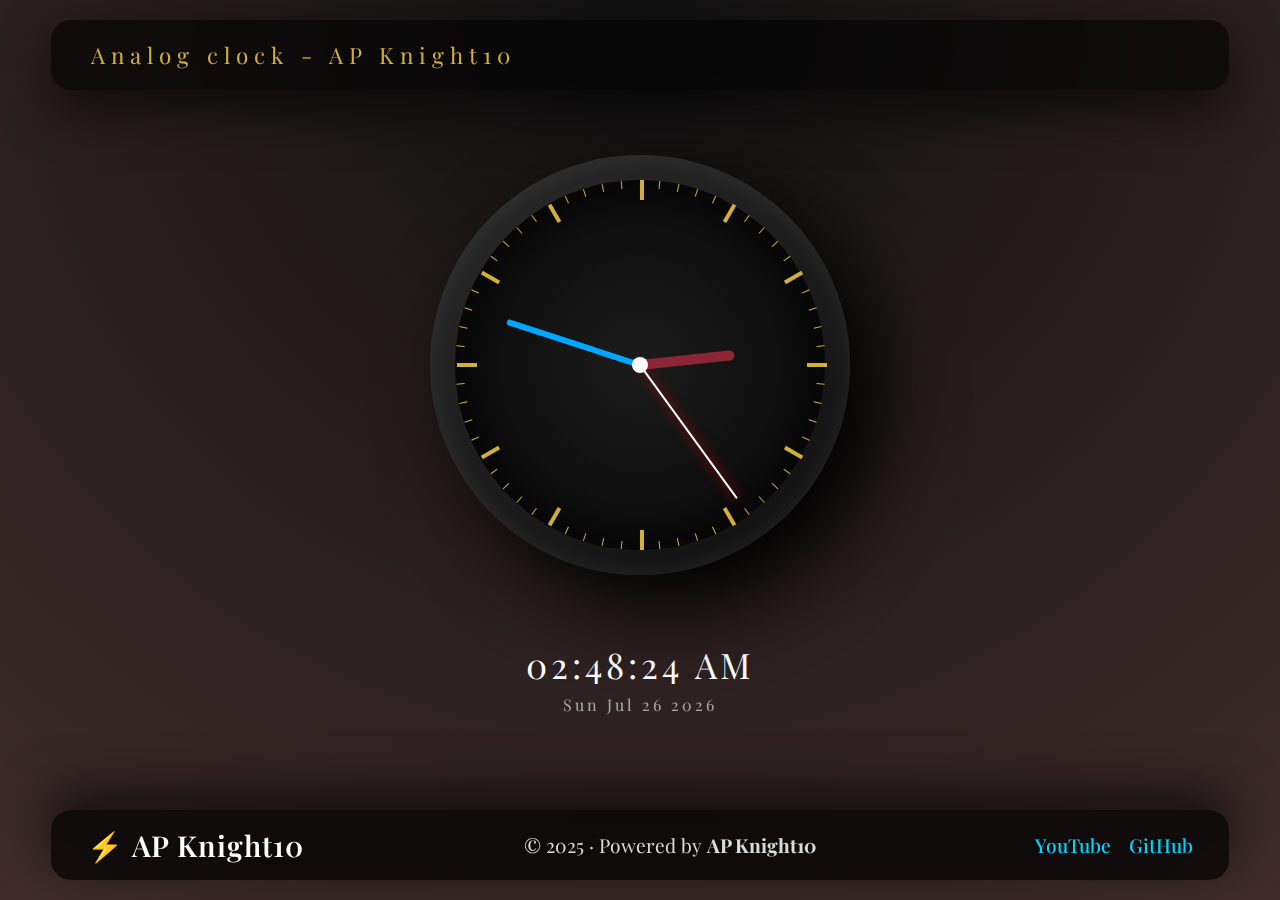
<file: Analog Clock/index.html>
<!DOCTYPE html>
<html lang="en">

<head>
    <meta charset="UTF-8">
    <meta name="viewport" content="width=device-width, initial-scale=1.0">
    <link rel="stylesheet" href="style.css">
    <title>Luxury Analog Clock | AP Knight10</title>
    <link href="https://fonts.googleapis.com/css2?family=Playfair+Display:wght@400;700&display=swap" rel="stylesheet">
</head>

<body>

    <header>
        <div class="brand">Analog clock - AP Knight10</div>
    </header>

    <div class="clock-container" id="clock">
        <div class="outer-bezel">
            <div class="inner-face" id="face">
                <div class="hand hour" id="hour"></div>
                <div class="hand minute" id="minute"></div>
                <div class="hand second" id="second"></div>
                <div class="center-pin"></div>
            </div>
        </div>
    </div>

    <div class="info">
        <div class="digital" id="digital"></div>
        <div class="date" id="date"></div>
    </div>

    <footer class="footer">
        <div class="footer-content">
            <div class="footer-brand">
                <span class="logo">⚡</span>
                <span>AP Knight10</span>
            </div>

            <div class="footer-copy">
                © 2025 · Powered by <b>AP Knight10</b>
            </div>

            <div class="footer-links">
                <a href="https://www.youtube.com/@AP_Knight10" target="_blank">YouTube</a>
                <a href="https://github.com/AP-Aman10" target="_blank">GitHub</a>
            </div>
        </div>
    </footer>

    <audio id="tickSound" src="https://assets.mixkit.co/sfx/preview/mixkit-clock-tick-1059.mp3"></audio>
    <script src="script.js"></script>

</body>

</html>
</file>
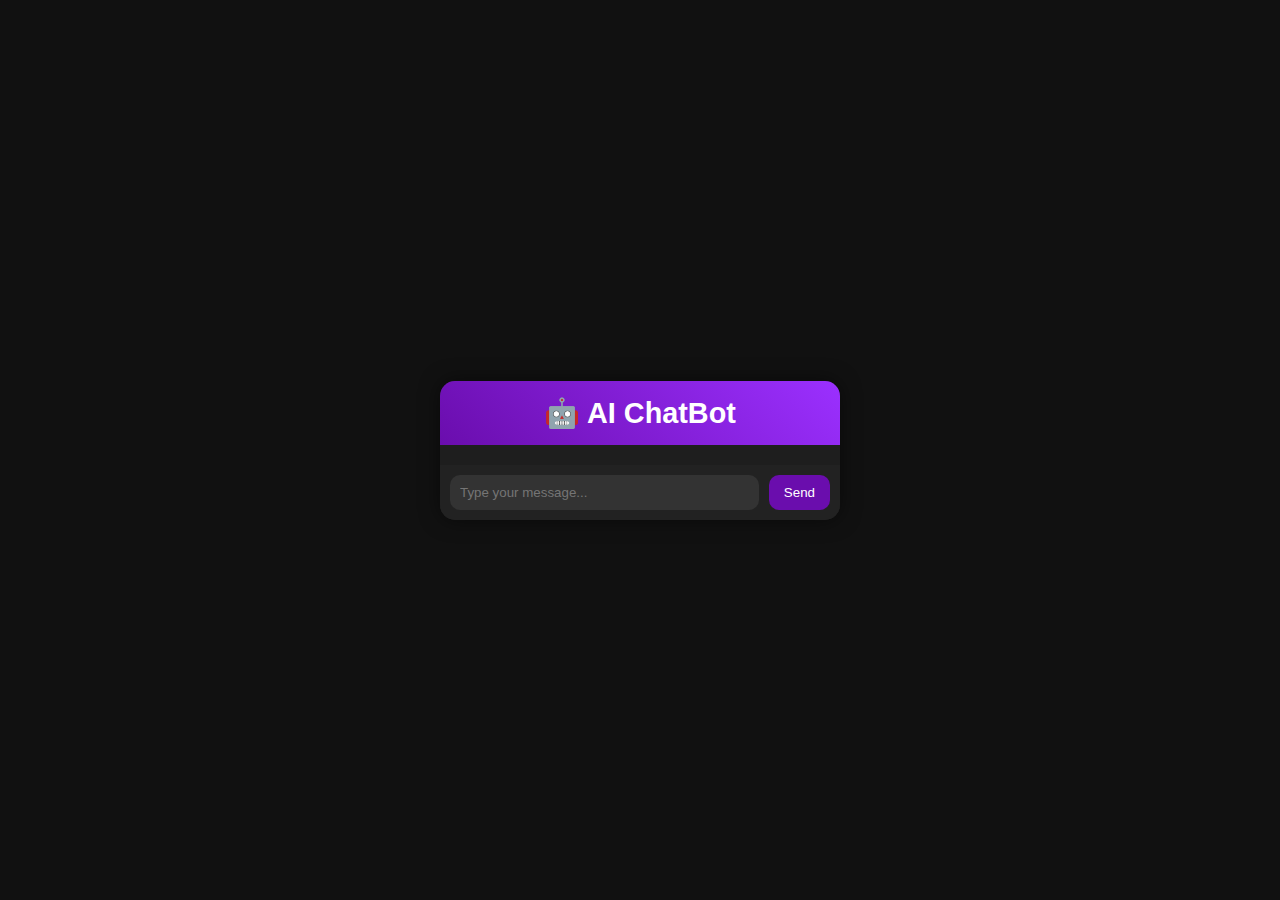
<file: ChatBot/index.html>
<!DOCTYPE html>
<html lang="en">
<head>
  <meta charset="UTF-8">
  <meta name="viewport" content="width=device-width, initial-scale=1.0">
  <title>AI ChatBot</title>
  <link rel="stylesheet" href="style.css">
</head>
<body>
  <div class="chat-container">
    <div class="chat-header">
      <h2>🤖 AI ChatBot</h2>
    </div>
    <div id="chat-box" class="chat-box">
      <!-- Messages will appear here -->
    </div>
    <div class="chat-input">
      <input type="text" id="user-input" placeholder="Type your message...">
      <button id="send-btn">Send</button>
    </div>
  </div>

  <script src="script.js"></script>
</body>
</html>
</file>
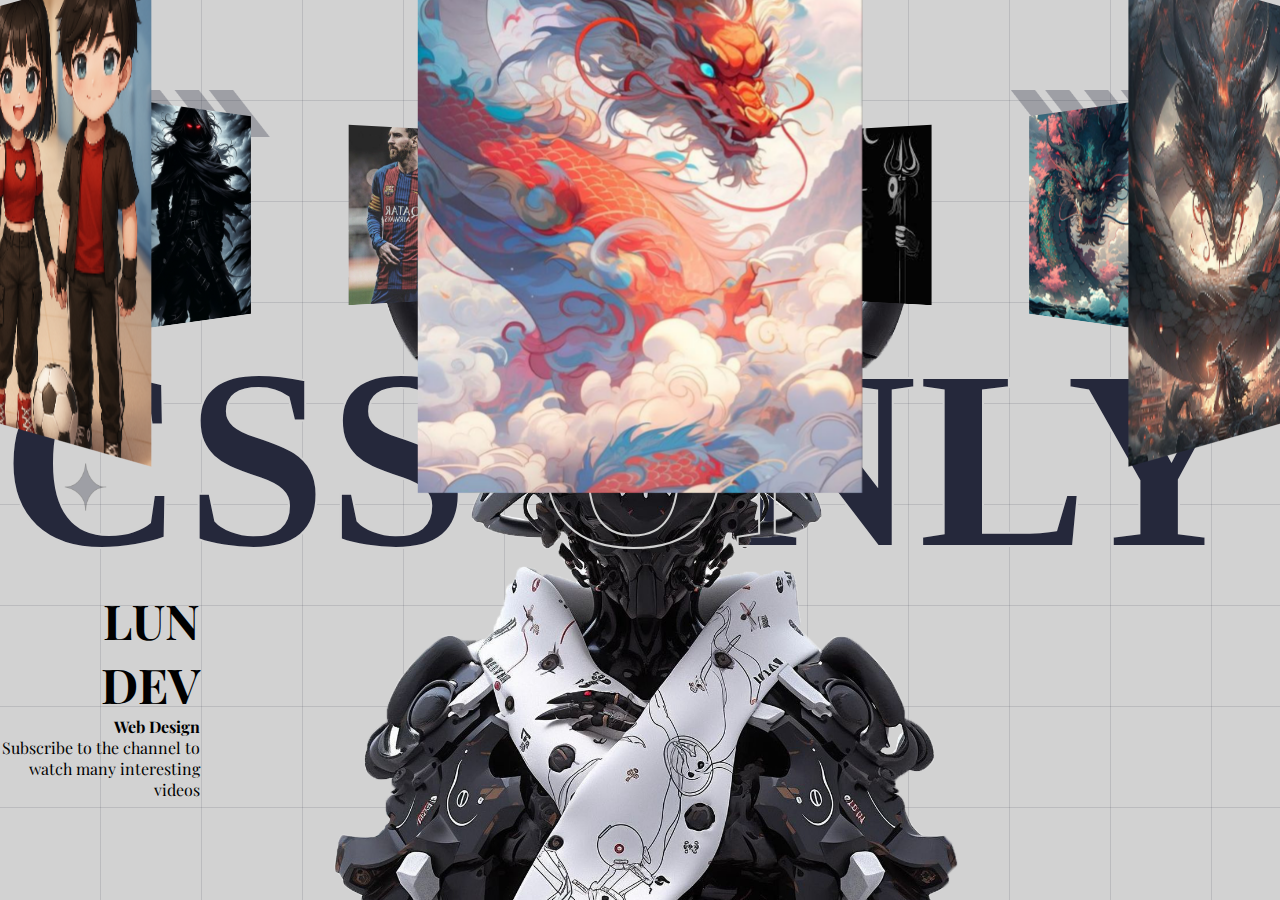
<file: Crazy 3D Image/index.html>
<!DOCTYPE html>
<html lang="en">
<head>
    <meta charset="UTF-8">
    <meta name="viewport" content="width=device-width, initial-scale=1.0">
    <link rel="stylesheet" href="style.css">
    <title>Crazy 3D Image</title>
</head>
<body>

    <div class="banner">
        <div class="slider" style="--quantity: 10">
            <div class="item" style="--position: 1"><img src="Image/dragon_1.jpg" alt=""></div>
            <div class="item" style="--position: 2"><img src="Image/dragon_2.jpg" alt=""></div>
            <div class="item" style="--position: 3"><img src="Image/dragon_3.jpg" alt=""></div>
            <div class="item" style="--position: 4"><img src="Image/dragon_4.jpg" alt=""></div>
            <div class="item" style="--position: 5"><img src="Image/Mahadev (3).jpg" alt=""></div>
            <div class="item" style="--position: 6"><img src="Image/Solo Leveling (3).jpeg" alt=""></div>
            <div class="item" style="--position: 7"><img src="Image/Leo Messi(2).jpg" alt=""></div>
            <div class="item" style="--position: 8"><img src="Image/Knight(3).png" alt=""></div>
            <div class="item" style="--position: 9"><img src="Image/AP Knight (1).png" alt=""></div>
            <div class="item" style="--position: 10"><img src="Image/Knight(9).png" alt=""></div>
        </div>
        <div class="content">
            <h1 data-content="CSS ONLY">
                CSS ONLY
            </h1>
            <div class="author">
                <h2>LUN DEV</h2>
                <p><b>Web Design</b></p>
                <p>
                    Subscribe to the channel to watch many interesting videos
                </p>
            </div>
            <div class="model"></div>
        </div>
    </div>

</body>
</html>
</file>
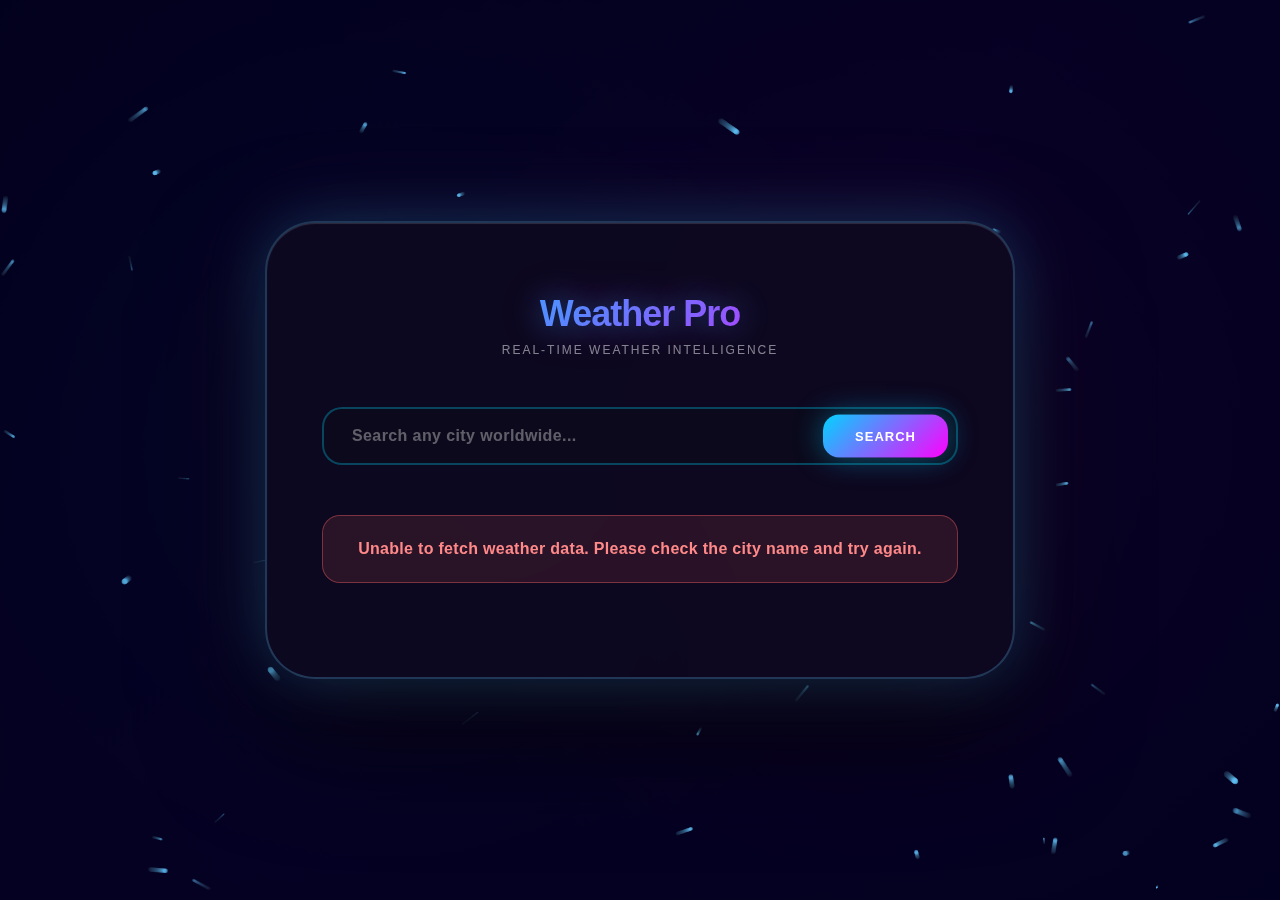
<file: Weather App/index.html>
<!DOCTYPE html>
<html lang="en">

<head>
    <meta charset="UTF-8">
    <meta name="viewport" content="width=device-width, initial-scale=1.0">
    <title>Weather Pro</title>
    <style>
        * {
            margin: 0;
            padding: 0;
            box-sizing: border-box;
        }

        body {
            font-family: -apple-system, BlinkMacSystemFont, 'Segoe UI', 'Helvetica Neue', sans-serif;
            min-height: 100vh;
            background: radial-gradient(circle at 30% 50%, rgba(0, 200, 255, 0.15), transparent 50%), radial-gradient(circle at 70% 50%, rgba(255, 100, 200, 0.15), transparent 50%), linear-gradient(135deg, #0a0015 0%, #1a0033 50%, #0f0020 100%);
            display: flex;
            justify-content: center;
            align-items: center;
            padding: 20px;
            color: #fff;
            perspective: 1000px;
            overflow-x: hidden;
        }

        canvas#bgCanvas {
            position: fixed;
            top: 0;
            left: 0;
            width: 100%;
            height: 100%;
            z-index: 0;
        }

        .container {
            background: rgba(15, 10, 30, 0.75);
            border-radius: 50px;
            backdrop-filter: blur(40px);
            border: 2px solid rgba(100, 200, 255, 0.25);
            box-shadow: 0 0 60px rgba(0, 200, 255, 0.2), 0 0 100px rgba(255, 100, 200, 0.1), 0 50px 120px rgba(0, 0, 0, 0.8), inset 0 1px 1px rgba(255, 255, 255, 0.15);
            max-width: 750px;
            width: 100%;
            padding: 70px 55px;
            position: relative;
            z-index: 10;
            animation: containerFloat 8s ease-in-out infinite;
            transform-style: preserve-3d;
        }

        @keyframes containerFloat {

            0%,
            100% {
                transform: translateY(0px) rotateX(0deg);
            }

            50% {
                transform: translateY(-25px) rotateX(3deg);
            }
        }

        .header {
            margin-bottom: 50px;
            text-align: center;
        }

        .brand {
            font-size: 36px;
            font-weight: 800;
            background: linear-gradient(135deg, #00d4ff, #ff00ff);
            -webkit-background-clip: text;
            -webkit-text-fill-color: transparent;
            background-clip: text;
            margin-bottom: 8px;
            letter-spacing: -1px;
            text-shadow: 0 0 30px rgba(0, 200, 255, 0.4);
            filter: drop-shadow(0 0 20px rgba(255, 0, 255, 0.2));
        }

        .brand-sub {
            font-size: 12px;
            color: rgba(255, 255, 255, 0.5);
            text-transform: uppercase;
            letter-spacing: 2px;
        }

        .search-box {
            position: relative;
            margin-bottom: 50px;
            perspective: 1000px;
        }

        .search-box input {
            width: 100%;
            padding: 18px 70px 18px 28px;
            font-size: 16px;
            border: 2px solid rgba(0, 212, 255, 0.3);
            border-radius: 20px;
            outline: none;
            background: rgba(10, 10, 25, 0.6);
            color: #fff;
            transition: all 0.4s cubic-bezier(0.4, 0, 0.2, 1);
            backdrop-filter: blur(15px);
            font-weight: 600;
            letter-spacing: 0.4px;
        }

        .search-box input::placeholder {
            color: rgba(255, 255, 255, 0.35);
            font-weight: 600;
        }

        .search-box input:focus {
            border-color: rgba(0, 212, 255, 0.8);
            background: rgba(10, 10, 25, 0.8);
            box-shadow: 0 0 60px rgba(0, 212, 255, 0.5), 0 0 30px rgba(255, 0, 255, 0.2);
            transform: translateZ(20px);
        }

        .search-box button {
            position: absolute;
            right: 10px;
            top: 50%;
            transform: translateY(-50%);
            background: linear-gradient(135deg, #00d4ff 0%, #ff00ff 100%);
            border: none;
            border-radius: 16px;
            padding: 14px 32px;
            cursor: pointer;
            transition: all 0.4s cubic-bezier(0.4, 0, 0.2, 1);
            color: white;
            font-weight: 800;
            font-size: 13px;
            text-transform: uppercase;
            letter-spacing: 1px;
            box-shadow: 0 0 30px rgba(0, 212, 255, 0.4);
        }

        .search-box button:hover {
            transform: translateY(-50%) translateZ(10px) scale(1.1);
            box-shadow: 0 0 50px rgba(0, 212, 255, 0.8), 0 20px 40px rgba(0, 212, 255, 0.4);
        }

        .search-box button:active {
            transform: translateY(-50%) translateZ(5px) scale(0.96);
        }

        .loading {
            text-align: center;
            padding: 80px 20px;
            color: rgba(100, 200, 255, 0.8);
            font-size: 18px;
            font-weight: 600;
        }

        .loader {
            width: 60px;
            height: 60px;
            margin: 0 auto 30px;
            border: 4px solid rgba(100, 200, 255, 0.2);
            border-top: 4px solid rgba(100, 200, 255, 0.9);
            border-radius: 50%;
            animation: spin 1.2s linear infinite;
        }

        @keyframes spin {
            to {
                transform: rotate(360deg);
            }
        }

        .error {
            background: rgba(255, 100, 100, 0.12);
            color: #ff8888;
            padding: 24px 28px;
            border-radius: 18px;
            margin-bottom: 24px;
            text-align: center;
            border: 1px solid rgba(255, 100, 100, 0.4);
            animation: shake 0.5s ease;
            font-weight: 600;
            letter-spacing: 0.3px;
        }

        @keyframes shake {

            0%,
            100% {
                transform: translateX(0);
            }

            25% {
                transform: translateX(-12px);
            }

            75% {
                transform: translateX(12px);
            }
        }

        .weather-info {
            animation: fadeInUp 0.8s cubic-bezier(0.4, 0, 0.2, 1);
        }

        @keyframes fadeInUp {
            from {
                opacity: 0;
                transform: translateY(40px) rotateX(-15deg);
            }

            to {
                opacity: 1;
                transform: translateY(0) rotateX(0);
            }
        }

        .location {
            text-align: center;
            margin-bottom: 40px;
            perspective: 1000px;
        }

        .location h2 {
            font-size: 48px;
            background: linear-gradient(135deg, #00d4ff, #ff00ff);
            -webkit-background-clip: text;
            -webkit-text-fill-color: transparent;
            background-clip: text;
            margin-bottom: 10px;
            animation: slideDown 0.8s cubic-bezier(0.4, 0, 0.2, 1);
            font-weight: 900;
            letter-spacing: -1px;
            filter: drop-shadow(0 0 25px rgba(0, 212, 255, 0.3));
        }

        @keyframes slideDown {
            from {
                opacity: 0;
                transform: translateY(-30px) rotateX(20deg);
            }

            to {
                opacity: 1;
                transform: translateY(0) rotateX(0);
            }
        }

        .location p {
            color: rgba(255, 255, 255, 0.55);
            font-size: 15px;
            letter-spacing: 0.7px;
            font-weight: 500;
        }

        .current-weather {
            perspective: 1200px;
            padding: 50px 0;
            border-bottom: 2px solid rgba(255, 255, 255, 0.08);
            margin-bottom: 50px;
            position: relative;
        }

        .weather-icon-container {
            width: 180px;
            height: 180px;
            margin: 0 auto 30px;
            perspective: 1000px;
            cursor: pointer;
            position: relative;
        }

        .weather-icon-glow {
            position: absolute;
            inset: -20px;
            background: radial-gradient(circle, rgba(100, 200, 255, 0.15) 0%, transparent 70%);
            border-radius: 50%;
            animation: glowPulse 4s ease-in-out infinite;
        }

        @keyframes glowPulse {

            0%,
            100% {
                transform: scale(1);
                opacity: 0.6;
            }

            50% {
                transform: scale(1.1);
                opacity: 0.3;
            }
        }

        .weather-icon {
            width: 100%;
            height: 100%;
            animation: float 5s ease-in-out infinite;
            filter: drop-shadow(0 25px 50px rgba(100, 200, 255, 0.4));
            transition: transform 0.4s ease;
            position: relative;
            z-index: 1;
        }

        .weather-icon-container:hover .weather-icon {
            transform: scale(1.15) rotateZ(12deg);
            filter: drop-shadow(0 35px 60px rgba(100, 200, 255, 0.6));
        }

        @keyframes float {

            0%,
            100% {
                transform: translateY(0px) rotateZ(0deg);
            }

            50% {
                transform: translateY(-25px) rotateZ(5deg);
            }
        }

        .temperature {
            font-size: 110px;
            font-weight: 900;
            background: linear-gradient(135deg, #00d4ff, #ff00ff);
            -webkit-background-clip: text;
            -webkit-text-fill-color: transparent;
            background-clip: text;
            line-height: 1;
            margin-bottom: 16px;
            filter: drop-shadow(0 0 40px rgba(0, 212, 255, 0.5));
            animation: scaleIn 0.8s cubic-bezier(0.4, 0, 0.2, 1);
            letter-spacing: -3px;
        }

        @keyframes scaleIn {
            from {
                opacity: 0;
                transform: scale(0.4);
            }

            to {
                opacity: 1;
                transform: scale(1);
            }
        }

        .condition {
            font-size: 28px;
            background: linear-gradient(135deg, #ffffff, rgba(255, 255, 255, 0.9));
            -webkit-background-clip: text;
            -webkit-text-fill-color: transparent;
            background-clip: text;
            margin-bottom: 18px;
            font-weight: 800;
            letter-spacing: 0.5px;
        }

        .feels-like {
            color: rgba(255, 255, 255, 0.7);
            font-size: 14px;
            text-transform: uppercase;
            letter-spacing: 1.5px;
            font-weight: 700;
        }

        .weather-details {
            display: grid;
            grid-template-columns: repeat(2, 1fr);
            gap: 20px;
            margin-bottom: 32px;
        }

        .detail-card {
            background: linear-gradient(135deg, rgba(0, 212, 255, 0.15), rgba(255, 0, 255, 0.1));
            padding: 32px 28px;
            border-radius: 24px;
            border: 2px solid rgba(0, 212, 255, 0.2);
            text-align: center;
            transition: all 0.4s cubic-bezier(0.4, 0, 0.2, 1);
            backdrop-filter: blur(20px);
            cursor: pointer;
            perspective: 1000px;
            position: relative;
            overflow: hidden;
        }

        .detail-card::before {
            content: '';
            position: absolute;
            inset: 0;
            background: linear-gradient(135deg, rgba(0, 212, 255, 0.2) 0%, transparent 100%);
            opacity: 0;
            transition: opacity 0.4s ease;
        }

        .detail-card:hover {
            transform: translateY(-16px) translateZ(30px) rotateX(8deg);
            border-color: rgba(0, 212, 255, 0.7);
            box-shadow: 0 0 40px rgba(0, 212, 255, 0.4), 0 30px 60px rgba(0, 212, 255, 0.25);
            background: linear-gradient(135deg, rgba(0, 212, 255, 0.25), rgba(255, 0, 255, 0.15));
        }

        .detail-card:hover::before {
            opacity: 1;
        }

        .detail-label {
            font-size: 13px;
            color: rgba(255, 255, 255, 0.6);
            text-transform: uppercase;
            letter-spacing: 1.2px;
            margin-bottom: 14px;
            font-weight: 700;
        }

        .detail-value {
            font-size: 36px;
            font-weight: 900;
            background: linear-gradient(135deg, #00d4ff, #ff00ff);
            -webkit-background-clip: text;
            -webkit-text-fill-color: transparent;
            background-clip: text;
            letter-spacing: -0.5px;
            filter: drop-shadow(0 0 15px rgba(0, 212, 255, 0.3));
        }


        .hidden {
            display: none;
        }

        @media (max-width: 480px) {
            .container {
                padding: 40px 28px;
            }

            .temperature {
                font-size: 68px;
            }

            .location h2 {
                font-size: 32px;
            }

            .weather-details {
                grid-template-columns: 1fr;
            }

            .aqi-grid {
                grid-template-columns: repeat(2, 1fr);
            }

            .detail-value {
                font-size: 28px;
            }

            .brand {
                font-size: 24px;
            }
        }
    </style>
</head>

<body>
    <canvas id="bgCanvas"></canvas>

    <div class="container">
        <div class="header">
            <div class="brand">Weather Pro</div>
            <div class="brand-sub">Real-time Weather Intelligence</div>
        </div>

        <div class="search-box">
            <input type="text" id="cityInput" placeholder="Search any city worldwide..." />
            <button onclick="searchWeather()">Search</button>
        </div>

        <div id="loading" class="loading hidden">
            <div class="loader"></div>
            Loading weather data...
        </div>

        <div id="error" class="error hidden"></div>

        <div id="weatherInfo" class="weather-info hidden">
            <div class="location">
                <h2 id="cityName"></h2>
                <p id="localTime"></p>
            </div>

            <div class="current-weather">
                <div class="weather-icon-container">
                    <div class="weather-icon-glow"></div>
                    <img id="weatherIcon" class="weather-icon" alt="Weather icon" />
                </div>
                <div class="temperature" id="temperature"></div>
                <div class="condition" id="condition"></div>
                <div class="feels-like" id="feelsLike"></div>
            </div>

            <div class="weather-details">
                <div class="detail-card">
                    <div class="detail-label">Humidity</div>
                    <div class="detail-value" id="humidity"></div>
                </div>
                <div class="detail-card">
                    <div class="detail-label">Wind Speed</div>
                    <div class="detail-value" id="windSpeed"></div>
                </div>
                <div class="detail-card">
                    <div class="detail-label">Pressure</div>
                    <div class="detail-value" id="pressure"></div>
                </div>
                <div class="detail-card">
                    <div class="detail-label">UV Index</div>
                    <div class="detail-value" id="uvIndex"></div>
                </div>
            </div>

        </div>
    </div>

    <script>
        const API_KEY = '84d999b7bce741ef94c71205252706';
        const API_URL = 'http://api.weatherapi.com/v1/current.json';

        function initBackground() {
            const canvas = document.getElementById('bgCanvas');
            const ctx = canvas.getContext('2d');

            canvas.width = window.innerWidth;
            canvas.height = window.innerHeight;

            const particles = [];
            const particleCount = 60;

            class Particle {
                constructor() {
                    this.x = Math.random() * canvas.width;
                    this.y = Math.random() * canvas.height;
                    this.size = Math.random() * 2.5 + 0.5;
                    this.speedX = (Math.random() - 0.5) * 1.5;
                    this.speedY = (Math.random() - 0.5) * 1.5;
                    this.opacity = Math.random() * 0.4 + 0.15;
                }

                update() {
                    this.x += this.speedX;
                    this.y += this.speedY;

                    if (this.x > canvas.width) this.x = 0;
                    if (this.x < 0) this.x = canvas.width;
                    if (this.y > canvas.height) this.y = 0;
                    if (this.y < 0) this.y = canvas.height;
                }

                draw() {
                    ctx.fillStyle = `rgba(100, 200, 255, ${this.opacity})`;
                    ctx.beginPath();
                    ctx.arc(this.x, this.y, this.size, 0, Math.PI * 2);
                    ctx.fill();
                }
            }

            for (let i = 0; i < particleCount; i++) {
                particles.push(new Particle());
            }

            function animate() {
                ctx.fillStyle = 'rgba(15, 12, 41, 0.08)';
                ctx.fillRect(0, 0, canvas.width, canvas.height);

                particles.forEach(particle => {
                    particle.update();
                    particle.draw();
                });

                requestAnimationFrame(animate);
            }

            animate();

            window.addEventListener('resize', () => {
                canvas.width = window.innerWidth;
                canvas.height = window.innerHeight;
            });
        }

        async function getWeather(city) {
            const loading = document.getElementById('loading');
            const error = document.getElementById('error');
            const weatherInfo = document.getElementById('weatherInfo');

            loading.classList.remove('hidden');
            error.classList.add('hidden');
            weatherInfo.classList.add('hidden');

            try {
                const response = await fetch(`${API_URL}?key=${API_KEY}&q=${encodeURIComponent(city)}&aqi=yes`);

                if (!response.ok) {
                    throw new Error('City not found');
                }

                const data = await response.json();
                displayWeather(data);
            } catch (err) {
                error.textContent = 'Unable to fetch weather data. Please check the city name and try again.';
                error.classList.remove('hidden');
            } finally {
                loading.classList.add('hidden');
            }
        }

        function displayWeather(data) {
            const { location, current } = data;

            document.getElementById('cityName').textContent = `${location.name}, ${location.country}`;
            document.getElementById('localTime').textContent = new Date(location.localtime).toLocaleString('en-US', {
                weekday: 'long',
                year: 'numeric',
                month: 'long',
                day: 'numeric',
                hour: '2-digit',
                minute: '2-digit'
            });

            document.getElementById('weatherIcon').src = `https:${current.condition.icon}`.replace('64x64', '128x128');
            document.getElementById('temperature').textContent = `${Math.round(current.temp_c)}°`;
            document.getElementById('condition').textContent = current.condition.text;
            document.getElementById('feelsLike').textContent = `Feels like ${Math.round(current.feelslike_c)}°C`;

            document.getElementById('humidity').textContent = `${current.humidity}%`;
            document.getElementById('windSpeed').textContent = `${current.wind_kph} km/h`;
            document.getElementById('pressure').textContent = `${current.pressure_mb} mb`;
            document.getElementById('uvIndex').textContent = current.uv;


            document.getElementById('weatherInfo').classList.remove('hidden');
        }

        function searchWeather() {
            const cityInput = document.getElementById('cityInput');
            const city = cityInput.value.trim();

            if (city) {
                getWeather(city);
            }
        }

        document.getElementById('cityInput').addEventListener('keypress', function (e) {
            if (e.key === 'Enter') {
                searchWeather();
            }
        });

        initBackground();
        getWeather('London');
    </script>
</body>

</html>
</file>
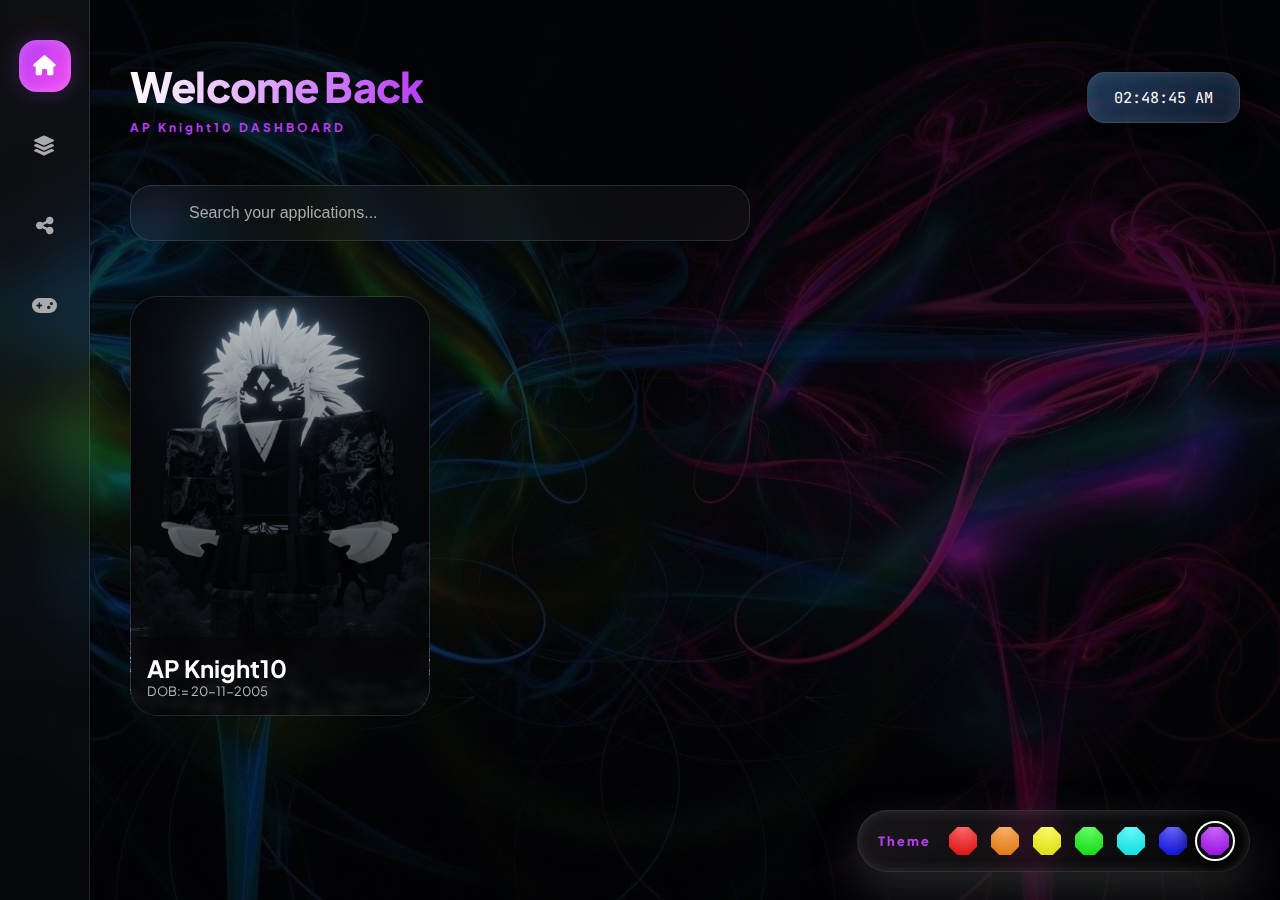
<file: WebVerse Hub/index.html>
<!DOCTYPE html>
<html lang="en">

<head>
    <meta charset="UTF-8">
    <meta name="viewport" content="width=device-width, initial-scale=1.0">
    <link rel="stylesheet" href="https://cdnjs.cloudflare.com/ajax/libs/font-awesome/6.4.0/css/all.min.css">
    <link
        href="https://fonts.googleapis.com/css2?family=Plus+Jakarta+Sans:wght@300;500;700&family=JetBrains+Mono&display=swap"
        rel="stylesheet">
    <link rel="stylesheet" href="style.css">
    <title>AP Knight10</title>
</head>

<body>

    <nav class="sidebar">
        <div class="nav-icon active" onclick="switchTab('home', this)" title="Home">
            <i class="fa-solid fa-house"></i>
        </div>
        <div class="nav-icon" onclick="switchTab('primary', this)" title="Main Apps">
            <i class="fa-solid fa-layer-group"></i>
        </div>
        <div class="nav-icon" onclick="switchTab('social', this)" title="Social Media">
            <i class="fa-solid fa-share-nodes"></i>
        </div>
        <div class="nav-icon" onclick="switchTab('games', this)" title="Gaming">
            <i class="fa-solid fa-gamepad"></i>
        </div>
    </nav>

    <main>
        <header>
            <div>
                <h1 id="greeting">Welcome Back</h1>
                <p
                    style="color: var(--primary); letter-spacing: 3px; font-size: 0.75rem; margin-top: 8px; font-weight: 700;">
                    AP Knight10 DASHBOARD</p>
            </div>
            <div class="clock" id="clock">00:00:00</div>
        </header>

        <div class="search-wrapper">
            <i class="fa-solid fa-magnifying-glass"></i>
            <input type="text" class="search-box" id="searchInput" placeholder="Search your applications...">
        </div>

        <div id="home" class="app-grid active">
            <div class="flip-card" onclick="this.classList.toggle('is-flipped')">
                <div class="flip-inner">
                    <div class="flip-front">
                        <div class="flip-front-label">
                            <h2>AP Knight10</h2>
                            <p style="font-size: 0.8rem; opacity: 0.7;">DOB:= 20-11-2005</p>
                        </div>
                    </div>
                    <div class="flip-back">
                        <h3>AP Knight10</h3>
                        <div style="display: flex; gap: 8px;">
                            <span class="tag">Action</span>
                            <span class="tag">Thriller</span>
                        </div>
                        <p style="font-size: 1rem; color: #592a2a; line-height: 1.6; margin-top: 10px;">
                            Creative coder & tech enthusiast.<br>
                            Born on <strong>20 November 2005</strong>.
                            Passionate about UI design, development & gaming.

                            <br><strong>🎮 Favorite Games:</strong><br>
                            <strong>Free Fire, Roblox, Minecraft, COC</strong>
                        </p>
                        <div style="margin-top: auto; padding-top: 15px; border-top: 1px solid #333;">
                            <p style="color: var(--primary); font-weight: 700;">Rating: 7.4/10</p>
                        </div>
                    </div>
                </div>
            </div>
        </div>
        <div class="color-switcher">
            <span class="cs-label">Theme</span>

            <button class="color-dot active" data-hue="0"></button> <!-- Red -->
            <button class="color-dot" data-hue="30"></button> <!-- Orange -->
            <button class="color-dot" data-hue="60"></button> <!-- Yellow -->
            <button class="color-dot" data-hue="120"></button> <!-- Green -->
            <button class="color-dot" data-hue="180"></button> <!-- Cyan -->
            <button class="color-dot" data-hue="240"></button> <!-- Blue -->
            <button class="color-dot" data-hue="280"></button> <!-- Violet -->
        </div>


        <div id="primary" class="app-grid">
            <a href="https://google.com" target="_blank" class="card" data-name="Google">
                <img src="Image/google.png" alt="Google">
                <span>Google</span>
            </a>
            <a href="https://youtube.com" target="_blank" class="card" data-name="YouTube">
                <img src="Image/youtube.png" alt="YouTube">
                <span>YouTube</span>
            </a>
            <a href="https://music.youtube.com" target="_blank" class="card" data-name="Gmail">
                <img src="Image/play.png" alt="YouTube Play">
                <span>YouTube Play</span>
            </a>
            <a href="https://gmail.com" target="_blank" class="card" data-name="Gmail">
                <img src="Image/gmail.png" alt="Gmail">
                <span>Gmail</span>
            </a>
            <a href="https://www.facebook.com" target="_blank" class="card" data-name="Gmail">
                <img src="Image/facebook.png" alt="Facebook">
                <span>Facebook</span>
            </a>
            <a href="https://www.instagram.com" target="_blank" class="card" data-name="GitHub">
                <img src="Image/instagram.png" alt="instagram" style="filter: invert(1);">
                <span>Instagram</span>
            </a>
            <a href="https://www.whatsapp.com" target="_blank" class="card" data-name="GitHub">
                <img src="Image/whatsapp.png" alt="whatsapp" style="filter: invert(1);">
                <span>WhatsApp</span>
            </a>
            <a href="https://twitter.com" target="_blank" class="card" data-name="GitHub">
                <img src="Image/twitter.png" alt="twitter" style="filter: invert(1);">
                <span>Twitter</span>
            </a>
        </div>

        <div id="social" class="app-grid">
            <a href="https://www.reddit.com" target="_blank" class="card" data-name="Instagram">
                <img src="Image/reddit.png" alt="reddit">
                <span>Reddit</span>
            </a>
            <a href="https://www.linkedin.com" target="_blank" class="card" data-name="Instagram">
                <img src="Image/linkedin.png" alt="linkedin">
                <span>Linkedin</span>
            </a>
            <a href="https://github.com" target="_blank" class="card" data-name="Instagram">
                <img src="Image/github.png" alt="github">
                <span>GitHub</span>
            </a>
            <a href="https://www.snapchat.com" target="_blank" class="card" data-name="Instagram">
                <img src="Image/snapchat.png" alt="snapchat">
                <span>SnapChat</span>
            </a>
            <a href="https://discord.com" target="_blank" class="card" data-name="Instagram">
                <img src="Image/discord.png" alt="discord">
                <span>Discord</span>
            </a>
            <a href="https://www.xbox.com" target="_blank" class="card" data-name="Instagram">
                <img src="Image/xbox.png" alt="xbox">
                <span>Xbox</span>
            </a>
            <a href="https://store.steampowered.com" target="_blank" class="card" data-name="Instagram">
                <img src="Image/social.png" alt="steam">
                <span>Steam</span>
            </a>
        </div>

        <div id="games" class="app-grid">
            <a href="https://roblox.com" target="_blank" class="card" data-name="Roblox">
                <img src="Image/roblox.png" alt="Roblox">
                <span>Roblox</span>
            </a>
            <a href="https://bloxfruithub.com" target="_blank" class="card" data-name="Roblox">
                <img src="Image/Blox Fruit.png" alt="Blox Fruits Values">
                <span>Blox Fruits Values</span>
            </a>
            <a href="https://bloxfruitsvalues.com" target="_blank" class="card" data-name="Roblox">
                <img src="Image/value.png" alt="Blox Fruits Values">
                <span>Blox Fruits Values</span>
            </a>
        </div>

        <div id="search-results" class="app-grid"></div>
    </main>

    <script src="script.js"></script>
</body>

</html>
</file>
<file: Analog Clock/style.css>
:root {
    --gold: #d4af37;
    --blue: #00d2ff;
    --bg-dark: radial-gradient(circle at top, #111, #3f2b2b);
    --text-dark: #fff;
}

* {
    margin: 0;
    padding: 0;
    box-sizing: border-box
}

body {
    min-height: 100vh;
    display: flex;
    flex-direction: column;
    justify-content: space-between;
    align-items: center;
    font-family: "Playfair Display", serif;
    background: var(--bg-dark);
    color: var(--text-dark);
    perspective: 2000px;
    transition: .6s ease;
    overflow: hidden;
}

/* HEADER BOX */
header {
    width: 92%;
    margin-top: 20px;
    padding: 20px 40px;
    display: flex;
    justify-content: space-between;
    align-items: center;
    border-radius: 20px;
    background: rgba(0, 0, 0, .6);
    backdrop-filter: blur(10px);
    box-shadow: 0 20px 50px rgba(0, 0, 0, .6);
}

.brand {
    letter-spacing: 6px;
    font-size: 1.4rem;
    color: var(--gold);
}

.toggle-btn {
    cursor: pointer;
    font-size: 1.1rem;
    background: none;
    border: none;
    color: inherit;
}

/* CLOCK */
.clock-container {
    transform-style: preserve-3d;
    transition: transform .15s ease-out;
}

.outer-bezel {
    width: 420px;
    height: 420px;
    border-radius: 50%;
    background: linear-gradient(145deg, #2a2a2a, #0f0f0f);
    box-shadow: 30px 30px 80px #000,
        inset 0 0 25px rgba(255, 255, 255, .08);
    display: flex;
    justify-content: center;
    align-items: center;
}

.inner-face {
    width: 370px;
    height: 370px;
    border-radius: 50%;
    background: radial-gradient(circle, #1b1b1b, #070707);
    position: relative;
    box-shadow: inset 0 0 60px rgba(0, 0, 0, .9);
}

/* MARKERS */
.marker {
    position: absolute;
    left: 50%;
    transform-origin: 50% 185px;
    background: var(--gold);
}

/* HANDS */
.hand {
    position: absolute;
    bottom: 50%;
    left: 50%;
    transform-origin: bottom;
    border-radius: 20px;
}

.hour {
    width: 10px;
    height: 95px;
    background: #8b2635;
}

.minute {
    width: 6px;
    height: 140px;
    background: #00a6ff;
}

.second {
    width: 2px;
    height: 165px;
    background: #ffffff;
    box-shadow: 0 0 12px red;
}

/* CENTER PIN */
.center-pin {
    width: 16px;
    height: 16px;
    background: #fff;
    border-radius: 50%;
    position: absolute;
    top: 50%;
    left: 50%;
    transform: translate(-50%, -50%);
    z-index: 10;
}

/* INFO */
.info {
    text-align: center;
    margin-bottom: 30px;
}

.digital {
    font-size: 2.2rem;
    letter-spacing: 4px;
}

.date {
    opacity: .6;
    margin-top: 6px;
    letter-spacing: 3px;
}

/* FOOTER BOX */
footer {
    width: 92%;
    margin-bottom: 20px;
    padding: 16px;
    text-align: center;
    border-radius: 20px;
    background: rgba(0, 0, 0, .7);
    backdrop-filter: blur(12px);
    box-shadow: 0 -20px 50px rgba(0, 0, 0, .6);
}

.footer-content {
    max-width: 1800px;
    margin: auto;
    padding: 0 20px;
    display: flex;
    flex-wrap: wrap;
    align-items: center;
    justify-content: space-between;
    gap: 12px;
}

.footer-brand {
    display: flex;
    align-items: center;
    gap: 8px;
    font-weight: 600;
    letter-spacing: 1px;
    font-size: 1.8rem;
}

.footer-brand .logo {
    font-size: 1.8rem;
}

.footer-links {
    font-size: 1.2rem;
    display: flex;
    gap: 18px;
}

.footer-links a {
    text-decoration: none;
    color: #00d2ff;
    font-weight: 500;
    position: relative;
}

.footer-links a::after {
    content: '';
    position: absolute;
    left: 0;
    bottom: -4px;
    width: 0%;
    height: 2px;
    background: #00d2ff;
    transition: 0.3s;
}

.footer-links a:hover::after {
    width: 100%;
}

.footer-copy {
    font-size: 1.2rem;
    opacity: 0.85;
}

/* Responsive */
@media (max-width: 600px) {
    .footer-content {
        flex-direction: column;
        text-align: center;
    }
}
</file>
<file: Crazy 3D Image/style.css>
@import url('https://fonts.cdnfonts.com/css/ica-rubrik-black');
@import url('https://fonts.googleapis.com/css2?family=Bitcount+Prop+Single:wght@100..900&family=Playfair+Display:ital,wght@0,400..900;1,400..900&display=swap');

* {
    margin: 0;
    padding: 0;
    box-sizing: border-box;
}

body {
    background-color: #D2D2D2;
    background-image:
        repeating-linear-gradient(to right, transparent 0 100px,
            #25283b22 100px 101px),
        repeating-linear-gradient(to bottom, transparent 0 100px,
            #25283b22 100px 101px);
}

body::before {
    position: absolute;
    width: min(1400px, 90vw);
    top: 10%;
    left: 50%;
    height: 90%;
    transform: translateX(-50%);
    content: '';
    background-image: url(Image/bg.png);
    background-size: 100%;
    background-repeat: no-repeat;
    background-position: top center;
    pointer-events: none;
}

.banner {
    width: 100%;
    height: 100vh;
    text-align: center;
    overflow: hidden;
    position: relative;
}

.banner .slider {
    position: absolute;
    width: 200px;
    height: 250px;
    top: 10%;
    left: calc(50% - 100px);
    transform-style: preserve-3d;
    transform: perspective(1000px);
    animation: autoRun 20s linear infinite;
    z-index: 2;
}

@keyframes autoRun {
    from {
        transform: perspective(1000px) rotateX(-16deg) rotateY(0deg);
    }

    to {
        transform: perspective(1000px) rotateX(-16deg) rotateY(360deg);
    }
}

.banner .slider .item {
    position: absolute;
    inset: 0 0 0 0;
    transform:
        rotateY(calc((var(--position) - 1) * (360 / var(--quantity)) * 1deg)) translateZ(550px);
}

.banner .slider .item img {
    width: 100%;
    height: 100%;
    object-fit: cover;
}

.banner .content {
    position: absolute;
    bottom: 0;
    left: 50%;
    transform: translateX(-50%);
    width: min(1400px, 100vw);
    height: max-content;
    padding-bottom: 100px;
    display: flex;
    flex-wrap: wrap;
    justify-content: space-between;
    align-items: center;
    z-index: 1;
}

.banner .content h1 {
    font-family: 'ICA Rubrik';
    font-size: 16em;
    line-height: 1em;
    color: #25283B;
    position: relative;
}

.banner .content h1::after {
    position: absolute;
    inset: 0 0 0 0;
    content: attr(data-content);
    z-index: 2;
    -webkit-text-stroke: 2px #d2d2d2;
    color: transparent;
}

.banner .content .author {
    font-family: "Playfair Display", serif;
    text-align: right;
    max-width: 200px;
}

.banner .content h2 {
    font-size: 3em;
}

.banner .content .model {
    background-image: url(Image/model.png);
    width: 100%;
    height: 75vh;
    position: absolute;
    bottom: 0;
    left: 0;
    background-size: auto 130%;
    background-repeat: no-repeat;
    background-position: top center;
    z-index: 1;
}

@media screen and (max-width: 1023px) {
    .banner .slider {
        width: 160px;
        height: 200px;
        left: calc(50% - 80px);
    }

    .banner .slider .item {
        transform:
            rotateY(calc((var(--position) - 1) * (360 / var(--quantity)) * 1deg)) translateZ(300px);
    }

    .banner .content h1 {
        text-align: center;
        width: 100%;
        text-shadow: 0 10px 20px #000;
        font-size: 7em;
    }

    .banner .content .author {
        color: #fff;
        padding: 20px;
        text-shadow: 0 10px 20px #000;
        z-index: 2;
        max-width: unset;
        width: 100%;
        text-align: center;
        padding: 0 30px;
    }
}

@media screen and (max-width: 767px) {
    .banner .slider {
        width: 100px;
        height: 150px;
        left: calc(50% - 50px);
    }

    .banner .slider .item {
        transform:
            rotateY(calc((var(--position) - 1) * (360 / var(--quantity)) * 1deg)) translateZ(180px);
    }

    .banner .content h1 {
        font-size: 5em;
    }
}
</file>
<file: WebVerse Hub/style.css>
:root {
    /* Global Theme */
    --hue: 280;
    --primary: hsl(var(--hue), 90%, 60%);
    --primary-soft: hsla(var(--hue), 90%, 60%, 0.25);
    --accent: hsl(calc(var(--hue) + 20), 85%, 62%);

    --bg: #030406;
    --bg2: oklch(0.22 0 264);

    --glass: rgba(255, 255, 255, 0.04);
    --glass-strong: rgba(255, 255, 255, 0.08);
    --glass-border: rgba(255, 255, 255, 0.12);

    --radius-octagon: calc(100% / (2 + sqrt(2)));
    --radius-lg: 28px;
    --radius-md: 18px;
    --radius-sm: 12px;

    --transition-fast: 0.25s ease;
    --transition-smooth: 0.45s cubic-bezier(0.23, 1, 0.32, 1);
}

*,
*::before,
*::after {
    margin: 0;
    padding: 0;
    box-sizing: border-box;
}

body {
    font-family: 'Plus Jakarta Sans', sans-serif;
    min-height: 100vh;
    display: flex;
    color: #fff;

    background:
        linear-gradient(rgba(3, 4, 6, 0.85), rgba(3, 4, 6, 0.6)),
        url("Image/Image(1).jpg") center / cover no-repeat;

    background-attachment: fixed;
    overflow-x: hidden;

    animation: bgZoom 28s ease-in-out infinite;
}

@keyframes bgZoom {
    0% {
        background-size: 100% 100%;
        background-position: center;
    }
    50% {
        background-size: 108% 108%;
        background-position: center 42%;
    }
    100% {
        background-size: 100% 100%;
        background-position: center;
    }
}


/* ================= Sidebar ================= */
nav.sidebar {
    width: 90px;
    background: linear-gradient(180deg,
            rgba(255, 255, 255, 0.05),
            rgba(255, 255, 255, 0.02));
    border-right: 1px solid var(--glass-border);
    backdrop-filter: blur(22px);
    display: flex;
    flex-direction: column;
    align-items: center;
    padding: 40px 0;
    gap: 28px;
}

.nav-icon {
    width: 52px;
    height: 52px;
    border-radius: var(--radius-md);
    display: grid;
    place-items: center;
    color: #aaa;
    font-size: 1.25rem;
    transition: var(--transition-smooth);
}

.nav-icon:hover,
.nav-icon.active {
    color: #fff;
    background: linear-gradient(135deg,
            var(--primary),
            var(--accent));
    box-shadow:
        0 0 25px var(--primary-soft),
        inset 0 0 12px rgba(255, 255, 255, 0.25);
}

/* ================= Main ================= */

main {
    flex: 1;
    max-width: 1450px;
    margin: 0 auto;
    padding: 60px 40px;
}

header {
    display: flex;
    align-items: center;
    justify-content: space-between;
    margin-bottom: 50px;
}

#greeting {
    font-size: clamp(1.8rem, 4vw, 2.6rem);
    font-weight: 800;
    letter-spacing: -0.02em;
    background: linear-gradient(90deg,
            #fff,
            var(--primary));
    -webkit-background-clip: text;
    -webkit-text-fill-color: transparent;
}

/* ================= Clock ================= */

.clock {
    font-family: 'JetBrains Mono', monospace;
    font-size: 0.95rem;
    padding: 14px 26px;
    border-radius: var(--radius-md);
    background: linear-gradient(145deg,
            rgba(40, 80, 120, 0.7),
            rgba(25, 40, 65, 0.7));
    border: 1px solid var(--glass-border);
    box-shadow:
        0 12px 25px rgba(0, 0, 0, 0.4),
        inset 0 0 15px rgba(255, 255, 255, 0.1);
}

/* ================= Search ================= */

.search-wrapper {
    position: relative;
    max-width: 620px;
    margin-bottom: 55px;
}

.search-wrapper i {
    position: absolute;
    top: 50%;
    left: 22px;
    transform: translateY(-50%);
    color: var(--primary);
}

.search-box {
    width: 100%;
    padding: 18px 22px 18px 58px;
    font-size: 1rem;
    color: #fff;
    background: var(--glass);
    border: 1px solid var(--glass-border);
    border-radius: 22px;
    backdrop-filter: blur(16px);
    outline: none;
    transition: var(--transition-smooth);
}

.search-box::placeholder {
    color: #aaa;
}

.search-box:focus {
    background: var(--glass-strong);
    border-color: var(--primary);
    box-shadow:
        0 0 0 2px var(--primary-soft),
        0 15px 35px rgba(0, 0, 0, 0.35);
}

/* ================= Grid ================= */

.app-grid {
    display: none;
    grid-template-columns: repeat(auto-fill, minmax(190px, 1fr));
    gap: 28px;
}

.app-grid.active {
    display: grid;
}

/* ================= Cards ================= */

.card {
    background: linear-gradient(180deg,
            rgba(255, 255, 255, 0.06),
            rgba(255, 255, 255, 0.02));
    border: 1px solid var(--glass-border);
    border-radius: var(--radius-lg);
    padding: 38px 22px;
    text-align: center;
    text-decoration: none;
    backdrop-filter: blur(18px);
    transition: var(--transition-smooth);
    position: relative;
}

.card::before {
    content: "";
    position: absolute;
    inset: 0;
    border-radius: inherit;
    background: radial-gradient(circle at top,
            var(--primary-soft),
            transparent 70%);
    opacity: 0;
    transition: var(--transition-smooth);
}

.card:hover {
    transform: translateY(-12px) scale(1.035);
    border-color: var(--primary);
    box-shadow: 0 25px 45px rgba(0, 0, 0, 0.45);
}

.card:hover::before {
    opacity: 1;
}

.card img {
    width: 66px;
    height: 66px;
    margin-bottom: 18px;
    transition: var(--transition-smooth);
    filter: drop-shadow(0 8px 18px rgba(0, 0, 0, 0.4));
}

.card:hover img {
    transform: scale(1.15) rotate(6deg);
    filter: drop-shadow(0 0 14px var(--primary));
}

.card span {
    font-weight: 600;
    color: #eee;
}

/* ================= Flip Card ================= */

.flip-card {
    width: 300px;
    height: 420px;
    perspective: 1200px;
}

.flip-inner {
    width: 100%;
    height: 100%;
    transform-style: preserve-3d;
    transition: transform 0.9s cubic-bezier(0.4, 0, 0.2, 1);
}

.flip-card.is-flipped .flip-inner {
    transform: rotateY(180deg);
}

.flip-front,
.flip-back {
    position: absolute;
    inset: 0;
    backface-visibility: hidden;
    border-radius: var(--radius-lg);
    border: 1px solid var(--glass-border);
    overflow: hidden;
}

.flip-front {
    background-image: linear-gradient(to top, rgba(3, 4, 6, 0.85), rgba(3, 4, 6, 0.2)),
        url("Image/AP Knight (1).png");
    background-size: cover;
    background-position: center;
    background-repeat: no-repeat;
    display: flex;
    align-items: flex-end;
}


.flip-front-label {
    width: 100%;
    /* padding: 26px; */
    background: linear-gradient(color-mix(in oklch, var(--bg) 50%, transparent),
            transparent);
    backdrop-filter: blur(4px);
    padding: 1rem;
}

.flip-back {
    background: linear-gradient(color-mix(in oklch, var(--bg2) 90%, transparent)),
        url("Image/AP Knight (1).png");
    background-size: cover;
    background-position: center;
    background-repeat: no-repeat;
    transform: rotateY(180deg);
    padding: 32px;
    gap: 16px;
    height: 100%;
    border-radius: 32px;
    display: flex;
    flex-direction: column;
}

/* ================= Tags ================= */

.tag {
    align-self: flex-start;
    padding: 6px 14px;
    border-radius: var(--radius-sm);
    font-size: 0.7rem;
    font-weight: 700;
    background: linear-gradient(135deg,
            var(--primary),
            var(--accent));
    color: #000;
}

/* ================= Scrollbar ================= */

::-webkit-scrollbar {
    width: 8px;
}

::-webkit-scrollbar-thumb {
    background: linear-gradient(180deg,
            var(--primary),
            var(--accent));
    border-radius: 10px;
}

/* ================= Advanced Color Switcher ================= */

.color-switcher {
    position: fixed;
    bottom: 28px;
    right: 30px;
    display: flex;
    align-items: center;
    gap: 14px;
    padding: 16px 20px;
    border-radius: 999px;
    background: linear-gradient(145deg,
            rgba(255, 255, 255, 0.08),
            rgba(255, 255, 255, 0.02));
    backdrop-filter: blur(18px);
    border: 1px solid var(--glass-border);
    box-shadow:
        0 20px 45px rgba(86, 84, 84, 0.4),
        inset 0 0 12px rgba(84, 84, 84, 0.4);
    z-index: 999;
}

.cs-label {
    font-size: 0.8rem;
    font-weight: 800;
    letter-spacing: 2px;
    color: var(--primary);
    margin-right: 4px;
}

/* Color dots */
.color-dot {
    --h: 280;
    width: 28px;
    height: 28px;

    border-radius: var(--radius-octagon);
    corner-shape: bevel;

    border: none;
    cursor: pointer;
    background: radial-gradient(circle at top,
            hsl(var(--h), 95%, 70%),
            hsl(var(--h), 90%, 45%));

    position: relative;
    transition: var(--transition-smooth);
    box-shadow: 0 0 0 transparent;
}

/* Hover preview */
.color-dot:hover {
    transform: scale(1.35);
    box-shadow:
        0 0 18px hsl(var(--h), 95%, 60%),
        0 0 35px hsl(var(--h), 95%, 60%);
}

/* Active ring */
.color-dot.active::after {
    content: "";
    position: absolute;
    inset: -6px;
    border-radius: 50%;
    border: 2px solid #fff;
    box-shadow:
        0 0 15px currentColor,
        0 0 30px currentColor;
    animation: pulse 1.6s infinite ease-in-out;
}

/* Click ripple */
.color-dot::before {
    content: "";
    position: absolute;
    inset: 50%;
    border-radius: 50%;
    background: radial-gradient(circle, #fff 10%, transparent 60%);
    opacity: 0;
    transform: scale(0);
    transition: 0.4s;
}

.color-dot:active::before {
    inset: -40%;
    opacity: 0.35;
    transform: scale(1);
}

/* Pulse animation */
@keyframes pulse {
    0% {
        opacity: 0.6;
    }

    50% {
        opacity: 1;
    }

    100% {
        opacity: 0.6;
    }
}

/* Preset hues */
.color-dot[data-hue="0"] {
    --h: 0;
}

.color-dot[data-hue="30"] {
    --h: 30;
}

.color-dot[data-hue="60"] {
    --h: 60;
}

.color-dot[data-hue="120"] {
    --h: 120;
}

.color-dot[data-hue="180"] {
    --h: 180;
}

.color-dot[data-hue="240"] {
    --h: 240;
}

.color-dot[data-hue="280"] {
    --h: 280;
}
</file>
<file: ChatBot/style.css>
/* Basic Reset */
* {
  box-sizing: border-box;
  margin: 0;
  padding: 0;
  font-family: 'Segoe UI', sans-serif;
}

body {
  background-color: #111;
  color: #fff;
  display: flex;
  justify-content: center;
  align-items: center;
  height: 100vh;
}

/* Chat container */
.chat-container {
  width: 400px;
  max-width: 90%;
  background: #1e1e1e;
  border-radius: 15px;
  box-shadow: 0 0 20px rgba(0,0,0,0.5);
  display: flex;
  flex-direction: column;
  overflow: hidden;
}

/* Header */
.chat-header {
  background: linear-gradient(45deg, #6a0dad, #9b30ff);
  padding: 15px;
  text-align: center;
  font-weight: bold;
  font-size: 1.2rem;
}

/* Chat messages */
.chat-box {
  flex: 1;
  padding: 10px;
  overflow-y: auto;
  display: flex;
  flex-direction: column;
  gap: 10px;
}

.message {
  padding: 10px 15px;
  border-radius: 10px;
  max-width: 80%;
}

.message.user {
  background-color: #0f4c75;
  align-self: flex-end;
}

.message.bot {
  background-color: #3282b8;
  align-self: flex-start;
}

/* Input area */
.chat-input {
  display: flex;
  padding: 10px;
  background: #222;
}

.chat-input input {
  flex: 1;
  padding: 10px;
  border-radius: 10px;
  border: none;
  outline: none;
  margin-right: 10px;
  background: #333;
  color: #fff;
}

.chat-input button {
  padding: 10px 15px;
  border-radius: 10px;
  border: none;
  background: #6a0dad;
  color: #fff;
  cursor: pointer;
  transition: 0.3s;
}

.chat-input button:hover {
  background: #9b30ff;
}
</file>
